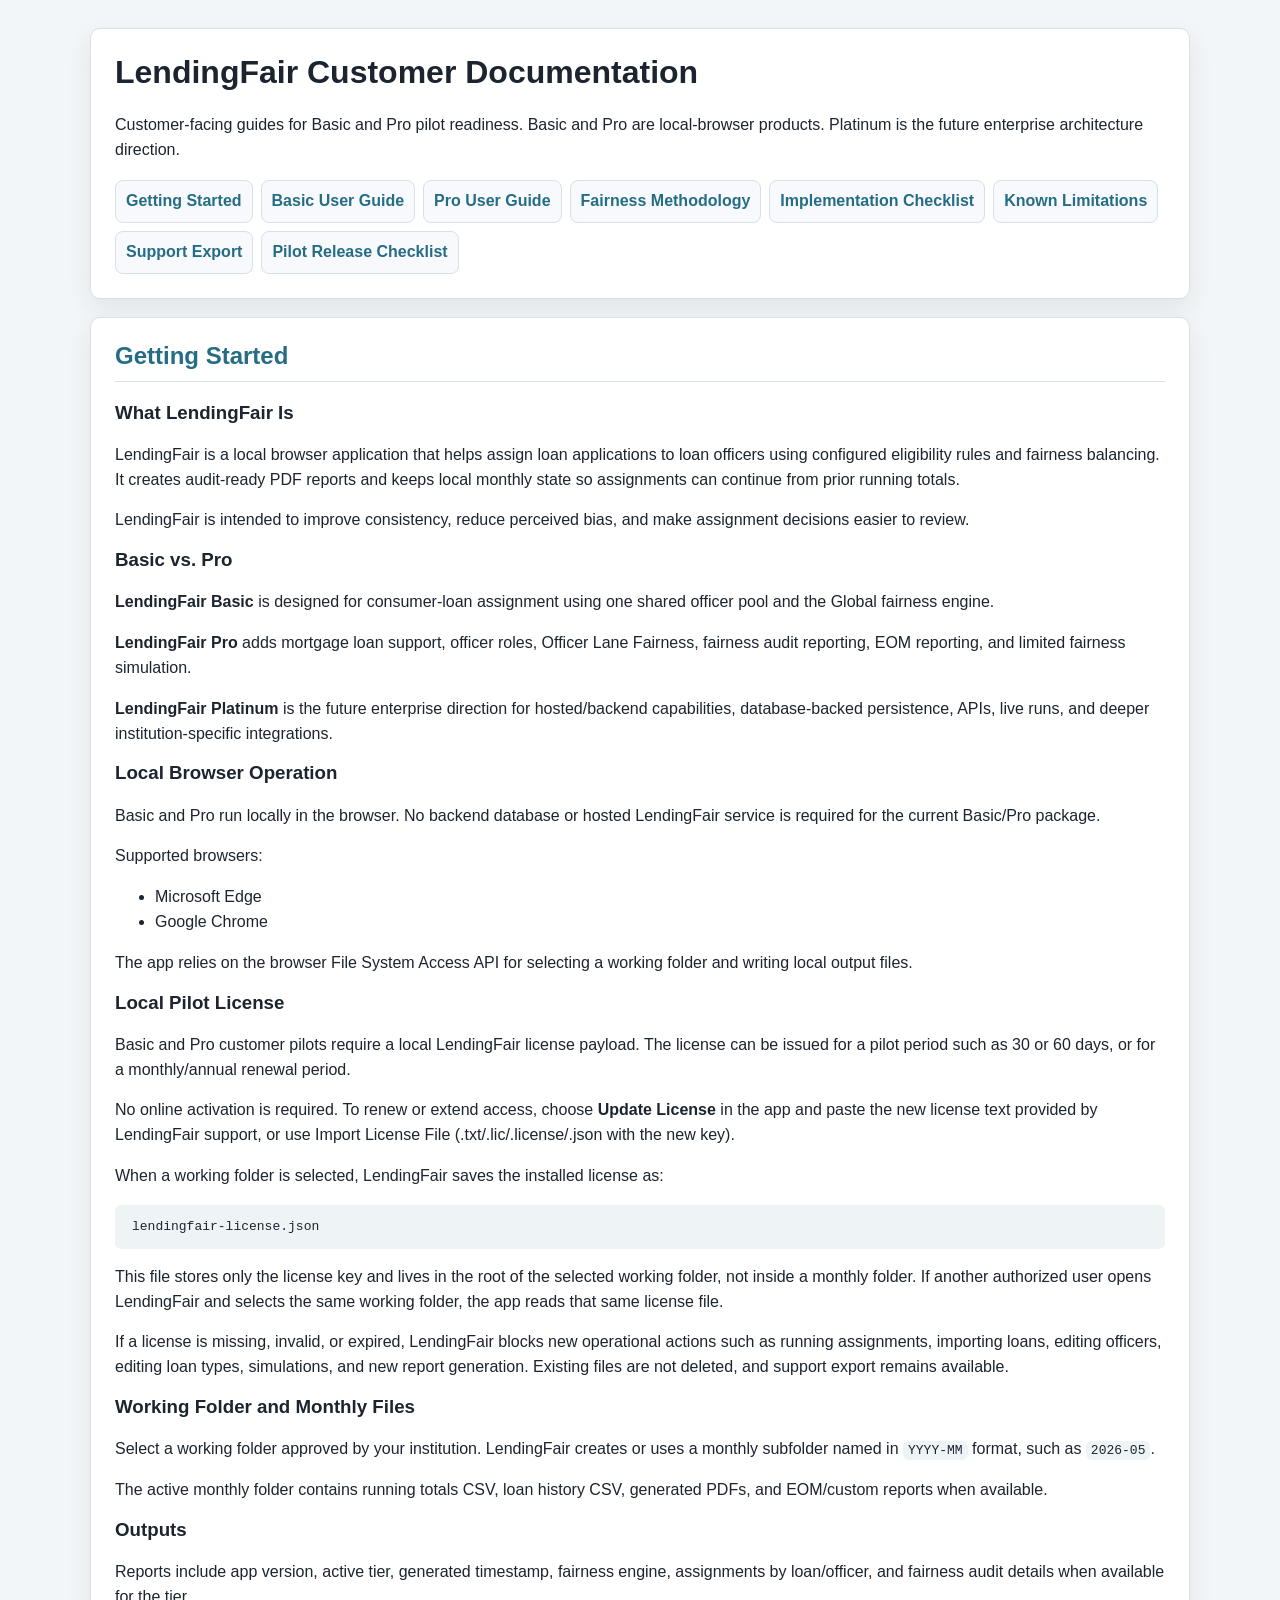
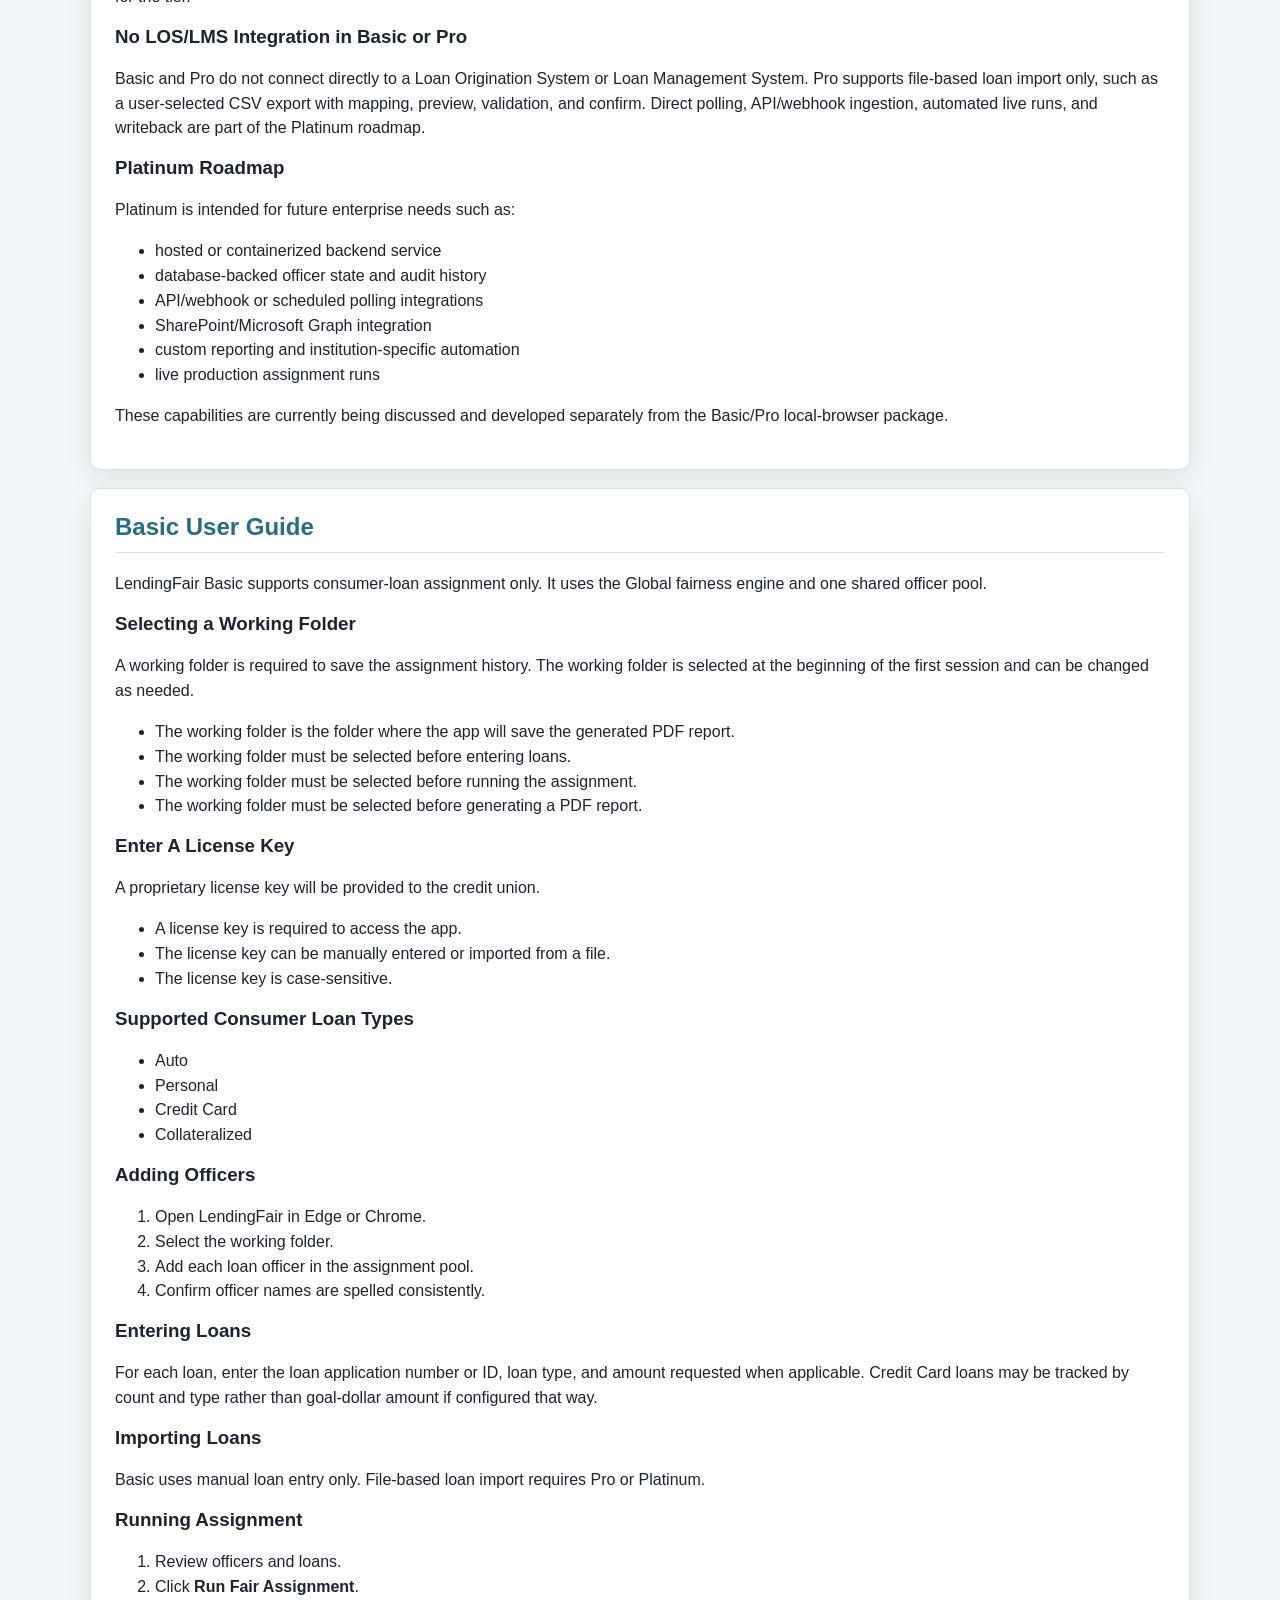
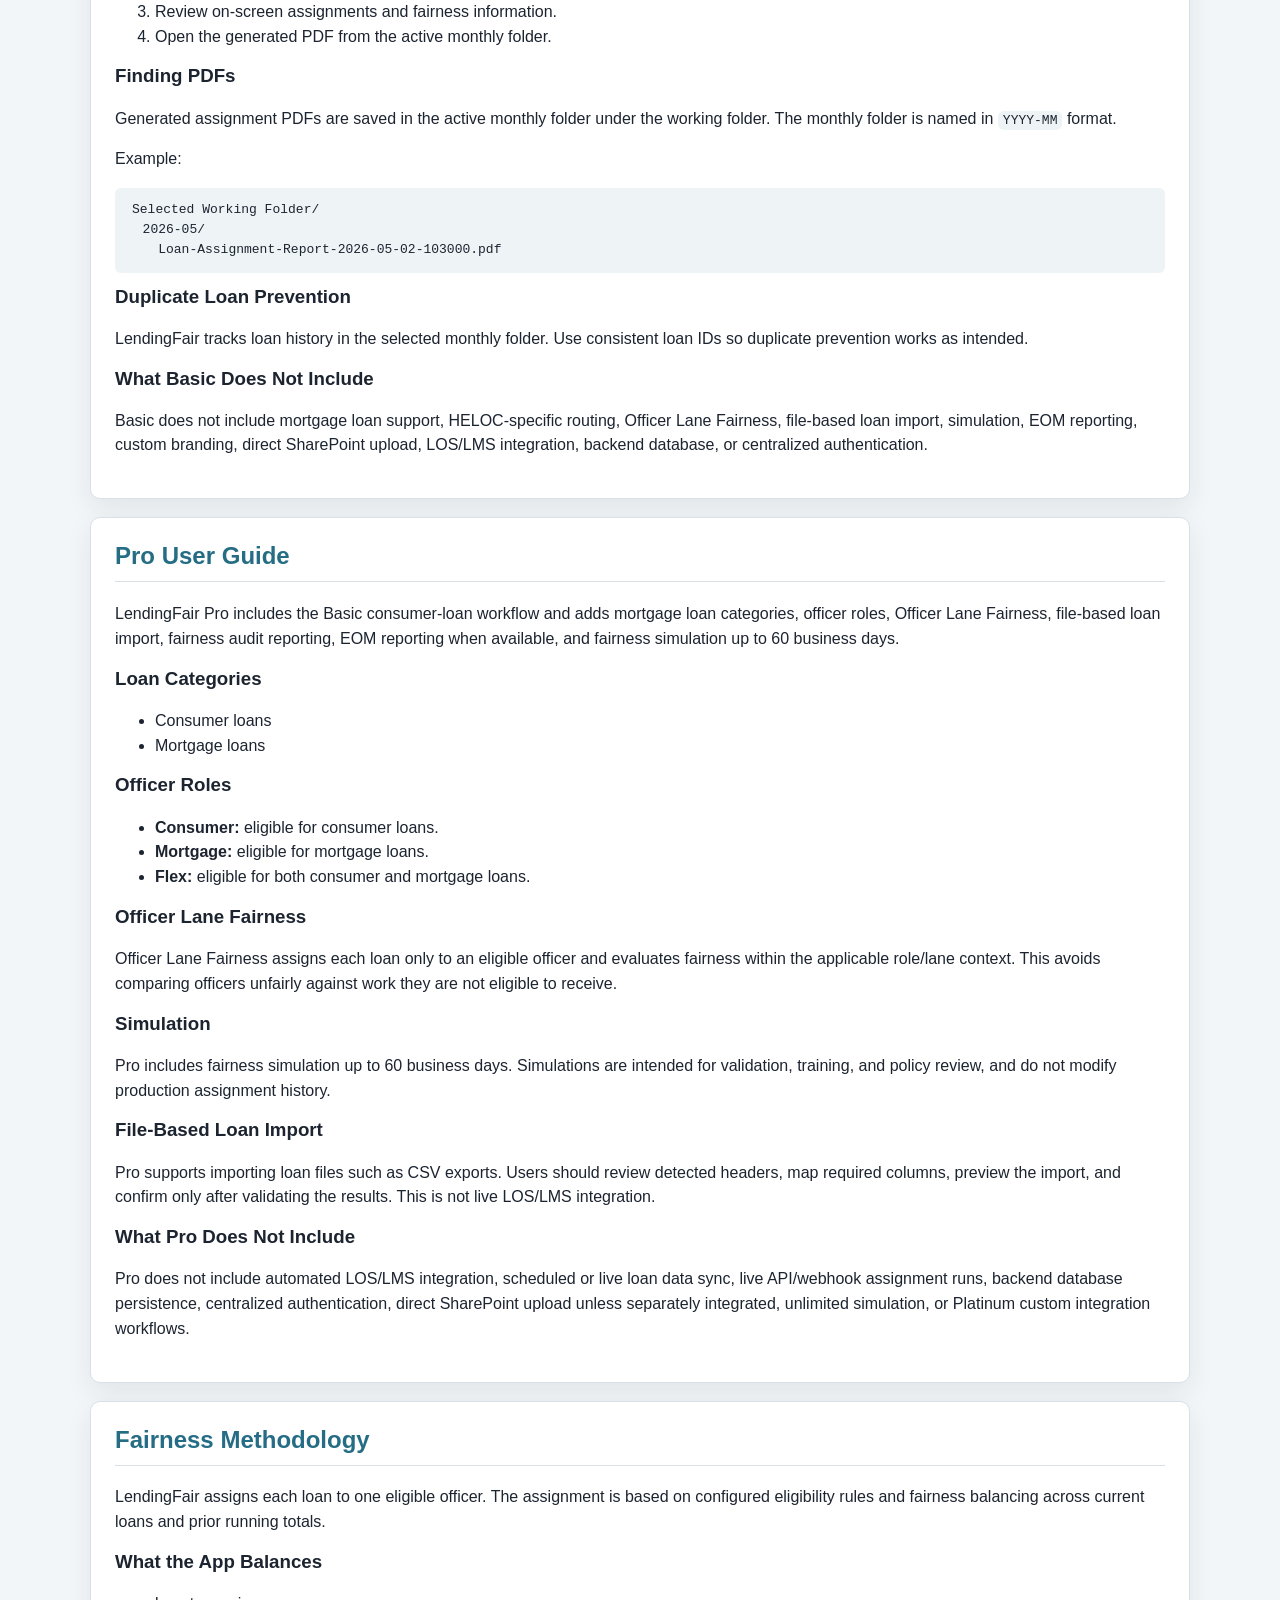
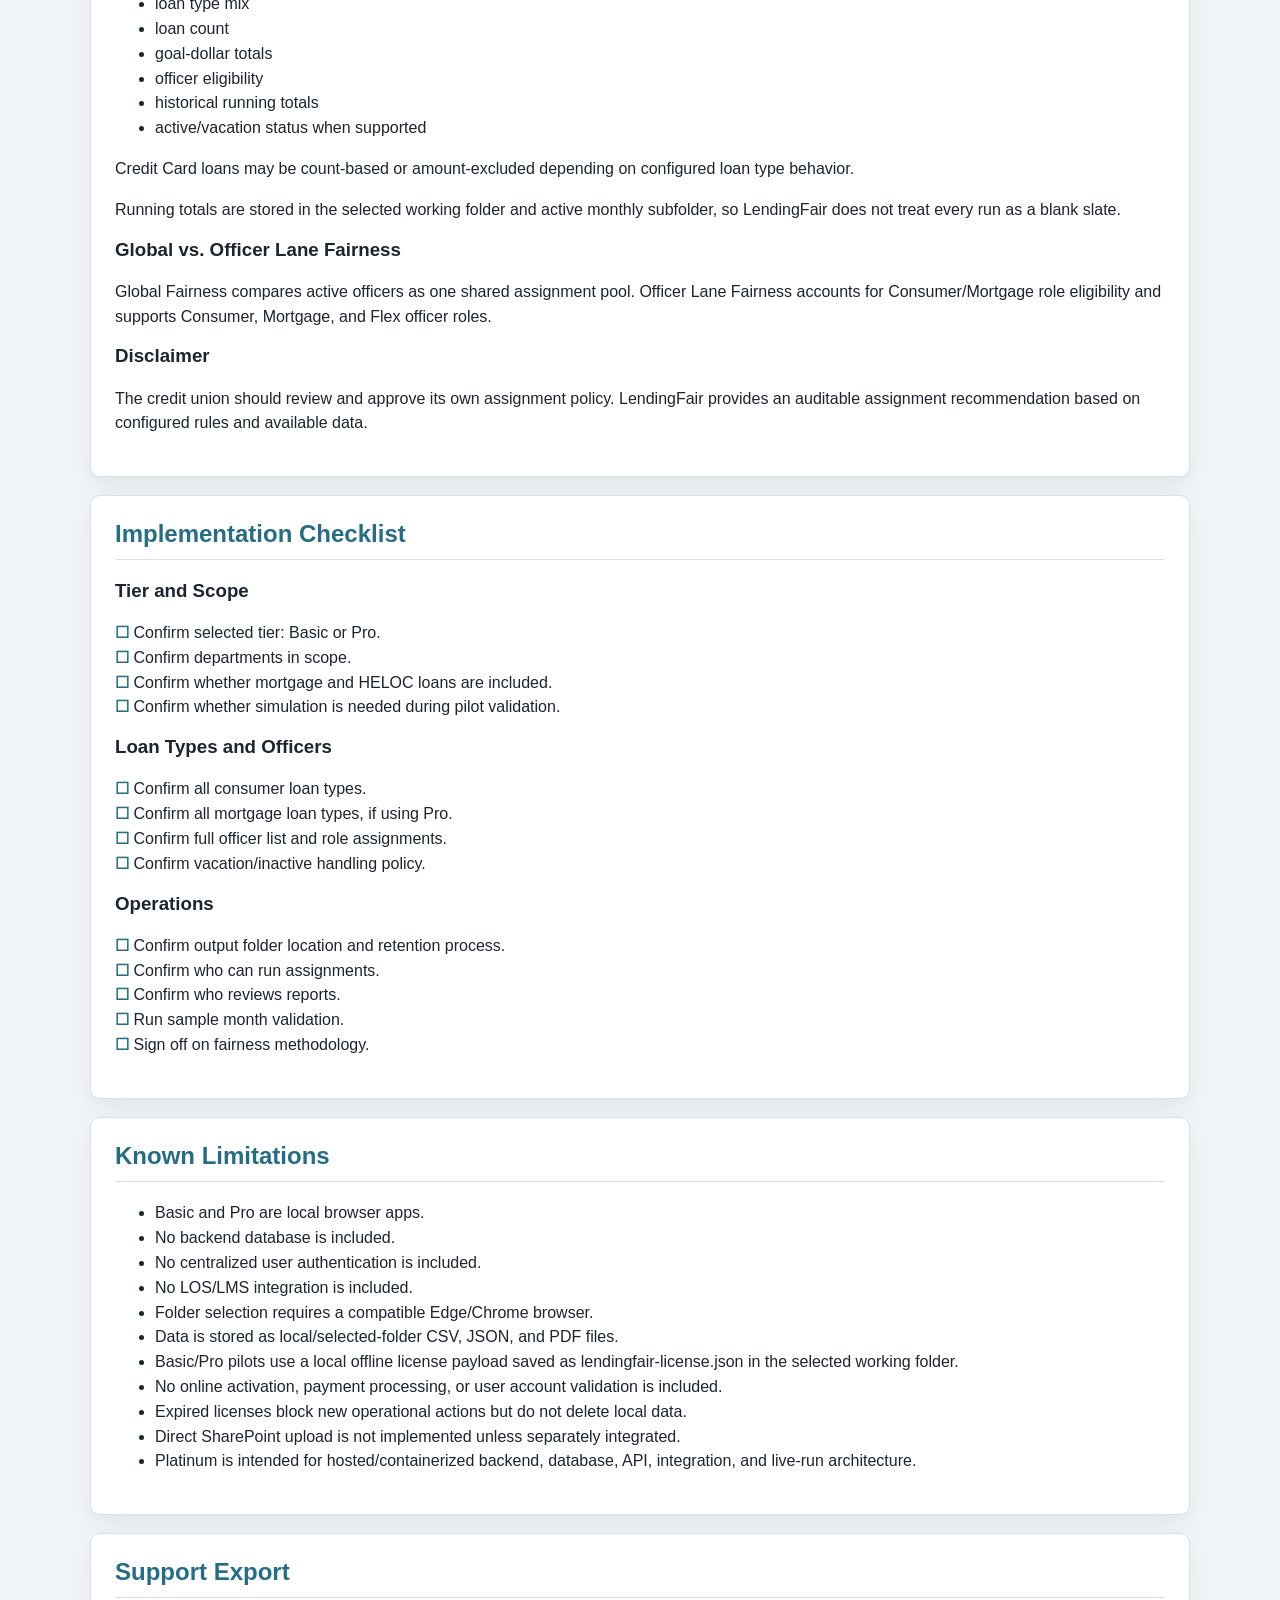
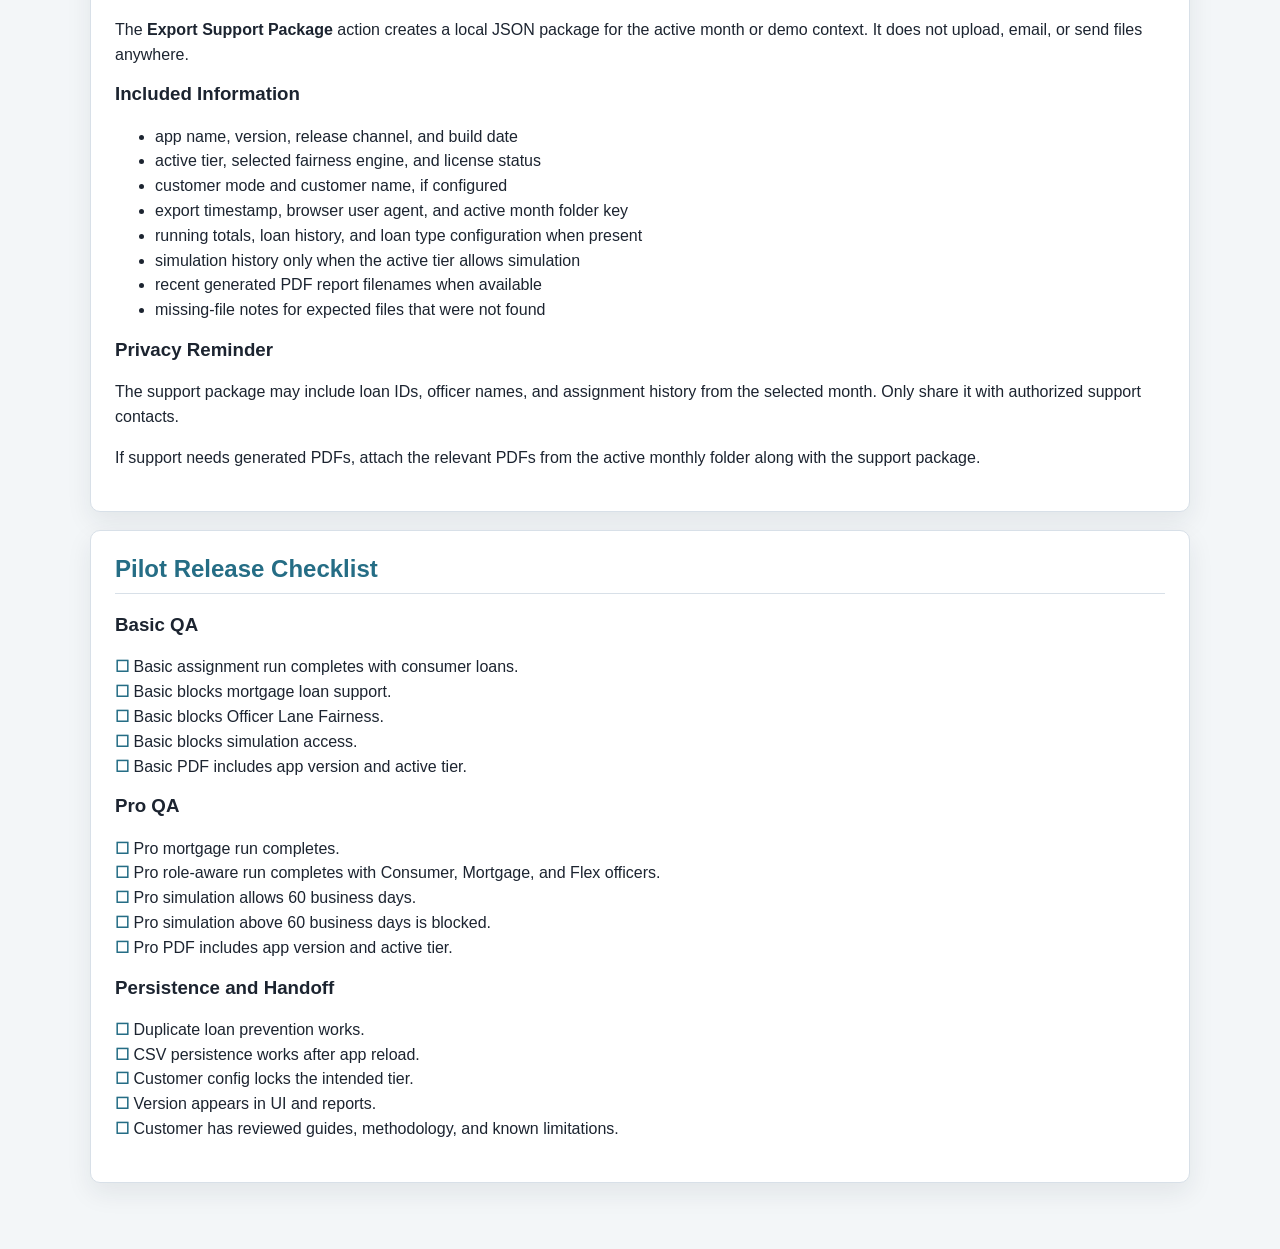
<file: docs/customer/index.html>
<!DOCTYPE html>
<html lang="en">
<head>
  <meta charset="UTF-8" />
  <meta name="viewport" content="width=device-width, initial-scale=1.0" />
  <title>LendingFair Customer Documentation</title>
  <style>
    :root {
      color-scheme: light;
      --bg: #f3f6f8;
      --card: #ffffff;
      --text: #1c2430;
      --muted: #5e6b7a;
      --border: #d8e0e8;
      --accent: #256d85;
    }

    body {
      margin: 0;
      background: var(--bg);
      color: var(--text);
      font-family: Arial, sans-serif;
      line-height: 1.55;
    }

    .doc-shell {
      width: min(1100px, calc(100% - 32px));
      margin: 0 auto;
      padding: 28px 0 48px;
    }

    header,
    section {
      background: var(--card);
      border: 1px solid var(--border);
      border-radius: 10px;
      padding: 24px;
      margin-bottom: 18px;
      box-shadow: 0 10px 26px rgba(28, 36, 48, 0.08);
    }

    h1,
    h2,
    h3 {
      margin-top: 0;
      line-height: 1.2;
    }

    h1 {
      font-size: 2rem;
    }

    h2 {
      border-bottom: 1px solid var(--border);
      padding-bottom: 10px;
      color: var(--accent);
    }

    a {
      color: var(--accent);
      font-weight: 700;
    }

    nav {
      display: flex;
      flex-wrap: wrap;
      gap: 8px;
      margin-top: 18px;
    }

    nav a {
      display: inline-flex;
      padding: 8px 10px;
      border: 1px solid var(--border);
      border-radius: 8px;
      background: #f7f9fc;
      text-decoration: none;
    }

    code,
    pre {
      background: #eef3f6;
      border-radius: 6px;
    }

    code {
      padding: 2px 5px;
    }

    pre {
      overflow: auto;
      padding: 12px;
    }

    .checklist {
      list-style: none;
      padding-left: 0;
    }

    .checklist li::before {
      content: "☐ ";
      color: var(--accent);
      font-weight: 700;
    }
  </style>
</head>
<body>
<div class="doc-shell">
  <header>
    <h1>LendingFair Customer Documentation</h1>
    <p>Customer-facing guides for Basic and Pro pilot readiness. Basic and Pro are local-browser products. Platinum is the future enterprise architecture direction.</p>
    <nav aria-label="Documentation sections">
      <a href="#getting-started">Getting Started</a>
      <a href="#basic-user-guide">Basic User Guide</a>
      <a href="#pro-user-guide">Pro User Guide</a>
      <a href="#fairness-methodology">Fairness Methodology</a>
      <a href="#implementation-checklist">Implementation Checklist</a>
      <a href="#known-limitations">Known Limitations</a>
      <a href="#support-export">Support Export</a>
      <a href="#pilot-release-checklist">Pilot Release Checklist</a>
    </nav>
  </header>

  <section id="getting-started">
    <h2>Getting Started</h2>
    <h3>What LendingFair Is</h3>
    <p>LendingFair is a local browser application that helps assign loan applications to loan officers using configured eligibility rules and fairness balancing. It creates audit-ready PDF reports and keeps local monthly state so assignments can continue from prior running totals.</p>
    <p>LendingFair is intended to improve consistency, reduce perceived bias, and make assignment decisions easier to review.</p>
    <h3>Basic vs. Pro</h3>
    <p><strong>LendingFair Basic</strong> is designed for consumer-loan assignment using one shared officer pool and the Global fairness engine.</p>
    <p><strong>LendingFair Pro</strong> adds mortgage loan support, officer roles, Officer Lane Fairness, fairness audit reporting, EOM reporting, and limited fairness simulation.</p>
    <p><strong>LendingFair Platinum</strong> is the future enterprise direction for hosted/backend capabilities, database-backed persistence, APIs, live runs, and deeper institution-specific integrations.</p>
    <h3>Local Browser Operation</h3>
    <p>Basic and Pro run locally in the browser. No backend database or hosted LendingFair service is required for the current Basic/Pro package.</p>
    <p>Supported browsers:</p>
    <ul>
      <li>Microsoft Edge</li>
      <li>Google Chrome</li>
    </ul>
    <p>The app relies on the browser File System Access API for selecting a working folder and writing local output files.</p>
    <h3>Local Pilot License</h3>
    <p>Basic and Pro customer pilots require a local LendingFair license payload. The license can be issued for a pilot period such as 30 or 60 days, or for a monthly/annual renewal period.</p>
    <p>No online activation is required. To renew or extend access, choose <strong>Update License</strong> in the app and paste the new license text provided by LendingFair support, or use Import License File (.txt/.lic/.license/.json with the new key).</p>
    <p>When a working folder is selected, LendingFair saves the installed license as:</p>
    <pre><code>lendingfair-license.json</code></pre>
    <p>This file stores only the license key and lives in the root of the selected working folder, not inside a monthly folder. If another authorized user opens LendingFair and selects the same working folder, the app reads that same license file.</p>
    <p>If a license is missing, invalid, or expired, LendingFair blocks new operational actions such as running assignments, importing loans, editing officers, editing loan types, simulations, and new report generation. Existing files are not deleted, and support export remains available.</p>
    <h3>Working Folder and Monthly Files</h3>
    <p>Select a working folder approved by your institution. LendingFair creates or uses a monthly subfolder named in <code>YYYY-MM</code> format, such as <code>2026-05</code>.</p>
    <p>The active monthly folder contains running totals CSV, loan history CSV, generated PDFs, and EOM/custom reports when available.</p>
    <h3>Outputs</h3>
    <p>Reports include app version, active tier, generated timestamp, fairness engine, assignments by loan/officer, and fairness audit details when available for the tier.</p>
    <h3>No LOS/LMS Integration in Basic or Pro</h3>
    <p>Basic and Pro do not connect directly to a Loan Origination System or Loan Management System. Pro supports file-based loan import only, such as a user-selected CSV export with mapping, preview, validation, and confirm. Direct polling, API/webhook ingestion, automated live runs, and writeback are part of the Platinum roadmap.</p>
    <h3>Platinum Roadmap</h3>
    <p>Platinum is intended for future enterprise needs such as:</p>
    <ul>
      <li>hosted or containerized backend service</li>
      <li>database-backed officer state and audit history</li>
      <li>API/webhook or scheduled polling integrations</li>
      <li>SharePoint/Microsoft Graph integration</li>
      <li>custom reporting and institution-specific automation</li>
      <li>live production assignment runs</li>
    </ul>
    <p>These capabilities are currently being discussed and developed separately from the Basic/Pro local-browser package.</p>
  </section>

  <section id="basic-user-guide">
    <h2>Basic User Guide</h2>
    <p>LendingFair Basic supports consumer-loan assignment only. It uses the Global fairness engine and one shared officer pool.</p>
    <h3>Selecting a Working Folder</h3>
    <p>A working folder is required to save the assignment history. The working folder is selected at the beginning of the first session and can be changed as needed.</p>
    <ul>
      <li>The working folder is the folder where the app will save the generated PDF report.</li>
      <li>The working folder must be selected before entering loans.</li>
      <li>The working folder must be selected before running the assignment.</li>
      <li>The working folder must be selected before generating a PDF report.</li>
    </ul>
    <h3>Enter A License Key</h3>
    <p>A proprietary license key will be provided to the credit union.</p>
    <ul>
      <li>A license key is required to access the app.</li>
      <li>The license key can be manually entered or imported from a file.</li>
      <li>The license key is case-sensitive.</li>
    </ul>
    <h3>Supported Consumer Loan Types</h3>
    <ul>
      <li>Auto</li>
      <li>Personal</li>
      <li>Credit Card</li>
      <li>Collateralized</li>
    </ul>
    <h3>Adding Officers</h3>
    <ol>
      <li>Open LendingFair in Edge or Chrome.</li>
      <li>Select the working folder.</li>
      <li>Add each loan officer in the assignment pool.</li>
      <li>Confirm officer names are spelled consistently.</li>
    </ol>
    <h3>Entering Loans</h3>
    <p>For each loan, enter the loan application number or ID, loan type, and amount requested when applicable. Credit Card loans may be tracked by count and type rather than goal-dollar amount if configured that way.</p>
    <h3>Importing Loans</h3>
    <p>Basic uses manual loan entry only. File-based loan import requires Pro or Platinum.</p>
    <h3>Running Assignment</h3>
    <ol>
      <li>Review officers and loans.</li>
      <li>Click <strong>Run Fair Assignment</strong>.</li>
      <li>Review on-screen assignments and fairness information.</li>
      <li>Open the generated PDF from the active monthly folder.</li>
    </ol>
    <h3>Finding PDFs</h3>
    <p>Generated assignment PDFs are saved in the active monthly folder under the working folder. The monthly folder is named in <code>YYYY-MM</code> format.</p>
    <p>Example:</p>
    <pre><code>Selected Working Folder/
  2026-05/
    Loan-Assignment-Report-2026-05-02-103000.pdf</code></pre>
    <h3>Duplicate Loan Prevention</h3>
    <p>LendingFair tracks loan history in the selected monthly folder. Use consistent loan IDs so duplicate prevention works as intended.</p>
    <h3>What Basic Does Not Include</h3>
    <p>Basic does not include mortgage loan support, HELOC-specific routing, Officer Lane Fairness, file-based loan import, simulation, EOM reporting, custom branding, direct SharePoint upload, LOS/LMS integration, backend database, or centralized authentication.</p>
  </section>

  <section id="pro-user-guide">
    <h2>Pro User Guide</h2>
    <p>LendingFair Pro includes the Basic consumer-loan workflow and adds mortgage loan categories, officer roles, Officer Lane Fairness, file-based loan import, fairness audit reporting, EOM reporting when available, and fairness simulation up to 60 business days.</p>
    <h3>Loan Categories</h3>
    <ul>
      <li>Consumer loans</li>
      <li>Mortgage loans</li>
    </ul>
    <h3>Officer Roles</h3>
    <ul>
      <li><strong>Consumer:</strong> eligible for consumer loans.</li>
      <li><strong>Mortgage:</strong> eligible for mortgage loans.</li>
      <li><strong>Flex:</strong> eligible for both consumer and mortgage loans.</li>
    </ul>
    <h3>Officer Lane Fairness</h3>
    <p>Officer Lane Fairness assigns each loan only to an eligible officer and evaluates fairness within the applicable role/lane context. This avoids comparing officers unfairly against work they are not eligible to receive.</p>
    <h3>Simulation</h3>
    <p>Pro includes fairness simulation up to 60 business days. Simulations are intended for validation, training, and policy review, and do not modify production assignment history.</p>
    <h3>File-Based Loan Import</h3>
    <p>Pro supports importing loan files such as CSV exports. Users should review detected headers, map required columns, preview the import, and confirm only after validating the results. This is not live LOS/LMS integration.</p>
    <h3>What Pro Does Not Include</h3>
    <p>Pro does not include automated LOS/LMS integration, scheduled or live loan data sync, live API/webhook assignment runs, backend database persistence, centralized authentication, direct SharePoint upload unless separately integrated, unlimited simulation, or Platinum custom integration workflows.</p>
  </section>

  <section id="fairness-methodology">
    <h2>Fairness Methodology</h2>
    <p>LendingFair assigns each loan to one eligible officer. The assignment is based on configured eligibility rules and fairness balancing across current loans and prior running totals.</p>
    <h3>What the App Balances</h3>
    <ul>
      <li>loan type mix</li>
      <li>loan count</li>
      <li>goal-dollar totals</li>
      <li>officer eligibility</li>
      <li>historical running totals</li>
      <li>active/vacation status when supported</li>
    </ul>
    <p>Credit Card loans may be count-based or amount-excluded depending on configured loan type behavior.</p>
    <p>Running totals are stored in the selected working folder and active monthly subfolder, so LendingFair does not treat every run as a blank slate.</p>
    <h3>Global vs. Officer Lane Fairness</h3>
    <p>Global Fairness compares active officers as one shared assignment pool. Officer Lane Fairness accounts for Consumer/Mortgage role eligibility and supports Consumer, Mortgage, and Flex officer roles.</p>
    <h3>Disclaimer</h3>
    <p>The credit union should review and approve its own assignment policy. LendingFair provides an auditable assignment recommendation based on configured rules and available data.</p>
  </section>

  <section id="implementation-checklist">
    <h2>Implementation Checklist</h2>
    <h3>Tier and Scope</h3>
    <ul class="checklist">
      <li>Confirm selected tier: Basic or Pro.</li>
      <li>Confirm departments in scope.</li>
      <li>Confirm whether mortgage and HELOC loans are included.</li>
      <li>Confirm whether simulation is needed during pilot validation.</li>
    </ul>
    <h3>Loan Types and Officers</h3>
    <ul class="checklist">
      <li>Confirm all consumer loan types.</li>
      <li>Confirm all mortgage loan types, if using Pro.</li>
      <li>Confirm full officer list and role assignments.</li>
      <li>Confirm vacation/inactive handling policy.</li>
    </ul>
    <h3>Operations</h3>
    <ul class="checklist">
      <li>Confirm output folder location and retention process.</li>
      <li>Confirm who can run assignments.</li>
      <li>Confirm who reviews reports.</li>
      <li>Run sample month validation.</li>
      <li>Sign off on fairness methodology.</li>
    </ul>
  </section>

  <section id="known-limitations">
    <h2>Known Limitations</h2>
    <ul>
      <li>Basic and Pro are local browser apps.</li>
      <li>No backend database is included.</li>
      <li>No centralized user authentication is included.</li>
      <li>No LOS/LMS integration is included.</li>
      <li>Folder selection requires a compatible Edge/Chrome browser.</li>
      <li>Data is stored as local/selected-folder CSV, JSON, and PDF files.</li>
      <li>Basic/Pro pilots use a local offline license payload saved as lendingfair-license.json in the selected working folder.</li>
      <li>No online activation, payment processing, or user account validation is included.</li>
      <li>Expired licenses block new operational actions but do not delete local data.</li>
      <li>Direct SharePoint upload is not implemented unless separately integrated.</li>
      <li>Platinum is intended for hosted/containerized backend, database, API, integration, and live-run architecture.</li>
    </ul>
  </section>

  <section id="support-export">
    <h2>Support Export</h2>
    <p>The <strong>Export Support Package</strong> action creates a local JSON package for the active month or demo context. It does not upload, email, or send files anywhere.</p>
    <h3>Included Information</h3>
    <ul>
      <li>app name, version, release channel, and build date</li>
      <li>active tier, selected fairness engine, and license status</li>
      <li>customer mode and customer name, if configured</li>
      <li>export timestamp, browser user agent, and active month folder key</li>
      <li>running totals, loan history, and loan type configuration when present</li>
      <li>simulation history only when the active tier allows simulation</li>
      <li>recent generated PDF report filenames when available</li>
      <li>missing-file notes for expected files that were not found</li>
    </ul>
    <h3>Privacy Reminder</h3>
    <p>The support package may include loan IDs, officer names, and assignment history from the selected month. Only share it with authorized support contacts.</p>
    <p>If support needs generated PDFs, attach the relevant PDFs from the active monthly folder along with the support package.</p>
  </section>

  <section id="pilot-release-checklist">
    <h2>Pilot Release Checklist</h2>
    <h3>Basic QA</h3>
    <ul class="checklist">
      <li>Basic assignment run completes with consumer loans.</li>
      <li>Basic blocks mortgage loan support.</li>
      <li>Basic blocks Officer Lane Fairness.</li>
      <li>Basic blocks simulation access.</li>
      <li>Basic PDF includes app version and active tier.</li>
    </ul>
    <h3>Pro QA</h3>
    <ul class="checklist">
      <li>Pro mortgage run completes.</li>
      <li>Pro role-aware run completes with Consumer, Mortgage, and Flex officers.</li>
      <li>Pro simulation allows 60 business days.</li>
      <li>Pro simulation above 60 business days is blocked.</li>
      <li>Pro PDF includes app version and active tier.</li>
    </ul>
    <h3>Persistence and Handoff</h3>
    <ul class="checklist">
      <li>Duplicate loan prevention works.</li>
      <li>CSV persistence works after app reload.</li>
      <li>Customer config locks the intended tier.</li>
      <li>Version appears in UI and reports.</li>
      <li>Customer has reviewed guides, methodology, and known limitations.</li>
    </ul>
  </section>
</div>
</body>
</html>
</file>
